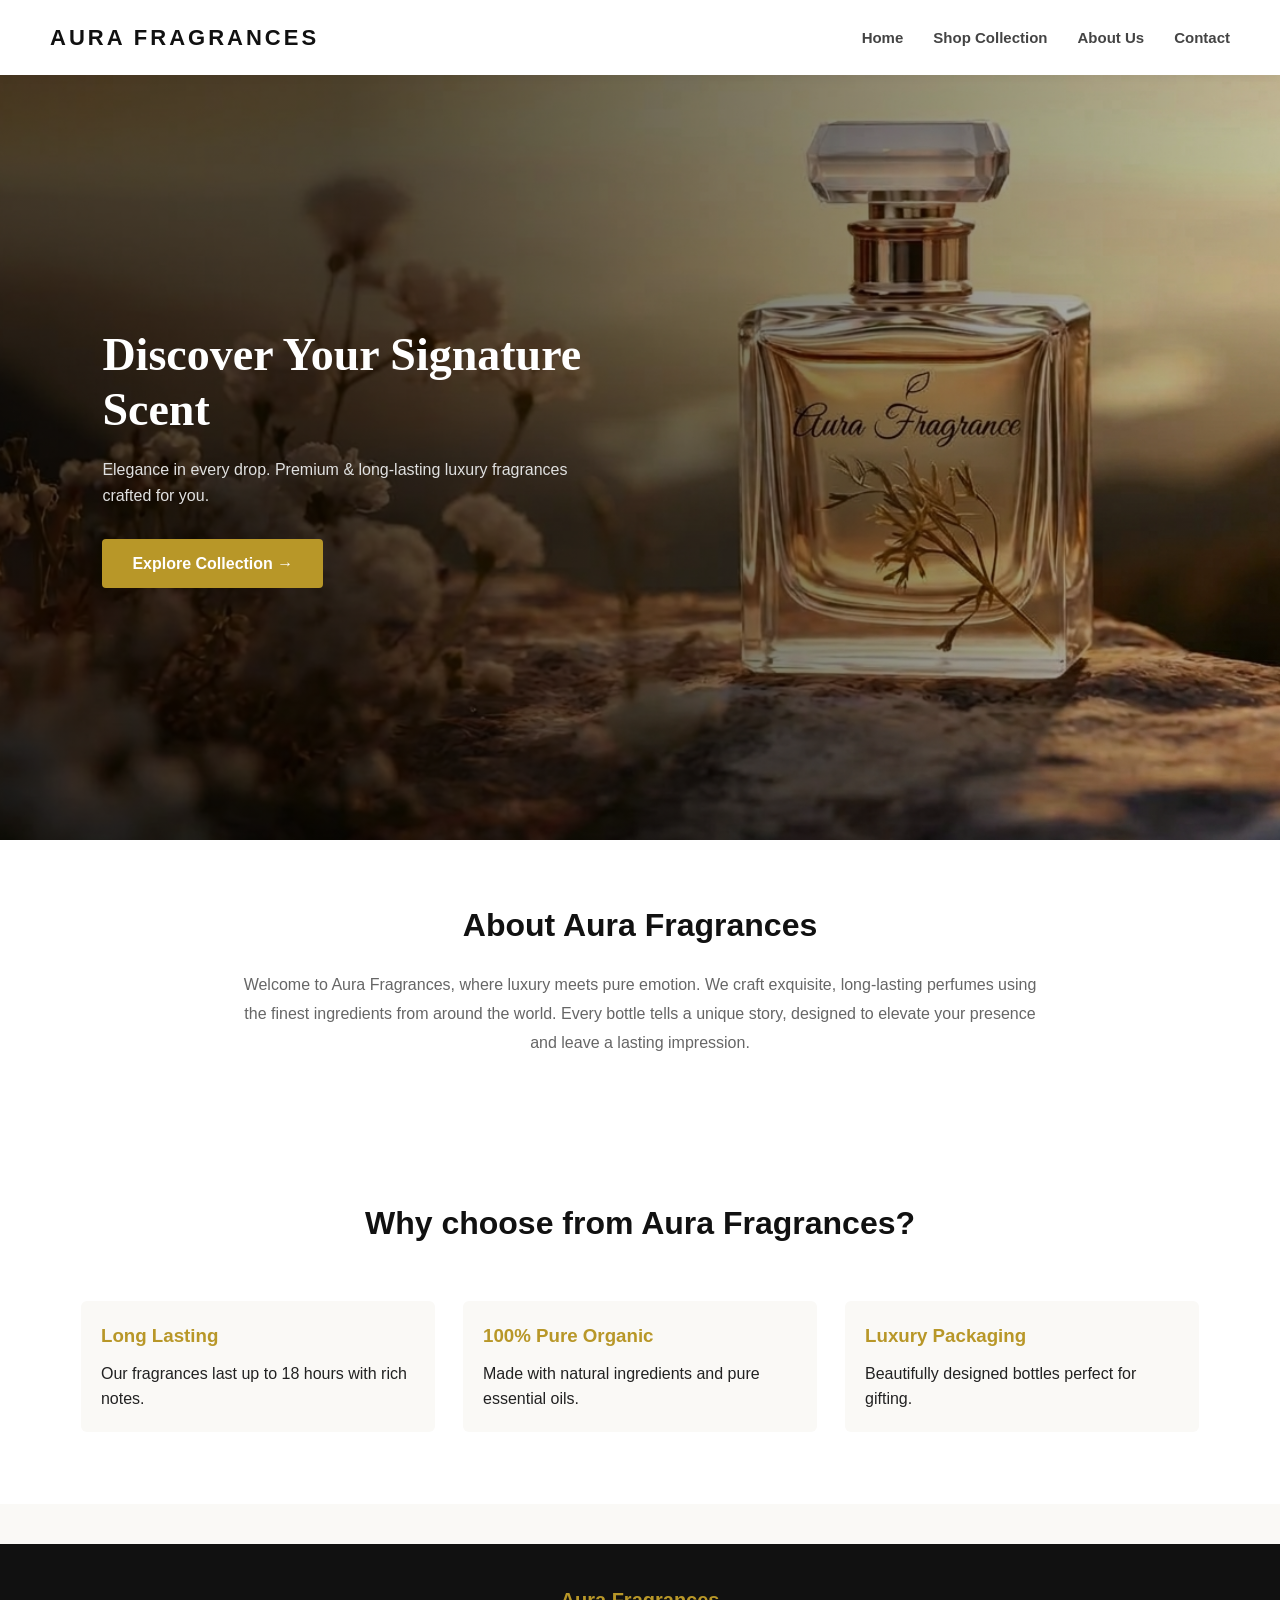
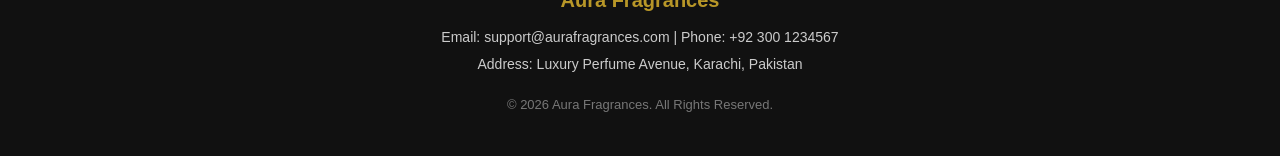
<file: index.html>
<!DOCTYPE html>
<html lang="en">
<head>
    <meta charset="UTF-8">
    <meta name="viewport" content="width=device-width, initial-scale=1.0">
    <title>Aura Fragrances | Home</title>
    <link rel="stylesheet" href="indexstyle.css">
</head>
<body>

    <!-- NAVBAR -->
    <header>
       <div class="logo">
    <a href="index.html" style="text-decoration: none; color: inherit;">AURA FRAGRANCES</a>
</div>
       <nav>
    <ul>
        <li><a href="index.html">Home</a></li>
        <li><a href="shop.html">Shop Collection</a></li>
        <li><a href="index.html#about">About Us</a></li>
        <li><a href="#footer">Contact</a></li>
    </ul>
</nav>
    </header>

    <!-- HERO BANNER -->
    <section class="hero">
        <div class="hero-content">
            <h1>Discover Your Signature Scent</h1>
            <p>Elegance in every drop. Premium & long-lasting luxury fragrances crafted for you.</p>
            <!-- Yeh button click karne par shop.html par le jayega -->
            <a href="shop.html" class="hero-btn">Explore Collection &rarr;</a>
        </div>
    </section>
    <!-- ABOUT US / WHY CHOOSE US SECTION -->
<section id="about" style="padding: 60px 20px; background: #fff; text-align: center;">
    <div style="max-width: 800px; margin: 0 auto;">
        <h2 style="font-size: 32px; color: #111; margin-bottom: 20px;">About Aura Fragrances</h2>
        <p style="color: #666; font-size: 16px; line-height: 1.8; margin-bottom: 20px;">
            Welcome to Aura Fragrances, where luxury meets pure emotion. We craft exquisite, long-lasting perfumes using the finest ingredients from around the world. Every bottle tells a unique story, designed to elevate your presence and leave a lasting impression.
        </p>
       </div>
    
</section>
    <!-- FEATURES SECTION -->
    <section class="features">
        <h2>Why choose from Aura Fragrances?</h2>
        <div class="feature-box">
            <h3>Long Lasting</h3>
            <p>Our fragrances last up to 18 hours with rich notes.</p>
        </div>
        <div class="feature-box">
            <h3>100% Pure Organic</h3>
            <p>Made with natural ingredients and pure essential oils.</p>
        </div>
        <div class="feature-box">
            <h3>Luxury Packaging</h3>
            <p>Beautifully designed bottles perfect for gifting.</p>
        </div>
    
    </section>

   <!-- FOOTER WITH CONTACT DETAILS -->
<footer id="footer" style="background: #111; color: #fff; padding: 40px 20px; text-align: center; margin-top: 40px;">
    <div style="max-width: 800px; margin: 0 auto; margin-bottom: 20px;">
        <h3 style="color: #b89728; margin-bottom: 10px; font-size: 20px;">Aura Fragrances</h3>
        <p style="font-size: 14px; color: #ccc; margin-bottom: 5px;">Email: support@aurafragrances.com | Phone: +92 300 1234567</p>
        <p style="font-size: 14px; color: #ccc;">Address: Luxury Perfume Avenue, Karachi, Pakistan</p>
    </div>
    <p style="font-size: 13px; color: #777;">&copy; 2026 Aura Fragrances. All Rights Reserved.</p>
</footer>
<!-- CART OVERLAY & DRAWER -->
<div id="cart-overlay" class="cart-overlay" onclick="toggleCart()"></div>

<div id="cart-drawer" class="cart-drawer">
    <!-- Header -->
    <div class="cart-header">
        <h3>Your Shopping Bag</h3>
        <button class="close-btn" onclick="toggleCart()">&times;</button>
    </div>

    <!-- VIEW 1: CART ITEMS LIST -->
    <div id="cart-view" class="cart-view">
        <div id="cart-items" class="cart-items-container">
            <!-- Items JS se dhyan se render honge -->
        </div>

        <div class="cart-footer">
            <div class="subtotal-row">
                <span>Subtotal:</span>
                <span id="cart-subtotal">Rs. 0</span>
            </div>
            <button class="checkout-btn" onclick="showCustomerForm()">Proceed to Checkout</button>
        </div>
    </div>

    <!-- VIEW 2: CUSTOMER INFORMATION FORM -->
    <div id="checkout-view" class="checkout-view" style="display: none;">
        <button class="back-to-cart-btn" onclick="showCartView()">&larr; Back to Cart</button>
        <h4>Shipping Details</h4>
        
        <form id="checkout-form" onsubmit="placeOrder(event)">
            <div class="form-group">
                <label>Full Name *</label>
                <input type="text" id="cust-name" required placeholder="e.g. Ali Khan">
            </div>
            <div class="form-group">
                <label>Phone Number *</label>
                <input type="tel" id="cust-phone" required placeholder="0300-1234567">
            </div>
            <div class="form-group">
                <label>City *</label>
                <input type="text" id="cust-city" required placeholder="e.g. Lahore / Karachi">
            </div>
            <div class="form-group">
                <label>Complete Shipping Address *</label>
                <textarea id="cust-address" required rows="3" placeholder="House #, Street, Area..."></textarea>
            </div>
            
            <div class="payment-method-box">
                <p><strong>Payment Method:</strong> Cash on Delivery (COD)</p>
            </div>

            <button type="submit" class="place-order-btn">Confirm & Place Order</button>
        </form>
    </div>
</div>
<div id="custom-toast">Your cart is empty. Please add items to checkout.</div>
<script src="indexscript.js"></script>
</body>
</html>
</file>
<file: indexstyle.css>
/* GENERAL STYLES & RESET */
* {
    margin: 0;
    padding: 0;
    box-sizing: border-box;
    font-family: 'Segoe UI', Tahoma, Geneva, Verdana, sans-serif;
}

body {
    background-color: #faf9f6; /* Soft Luxury Off-White */
    color: #222;
    line-height: 1.6;
}

/* NAVBAR STYLING */
header {
    display: flex;
    justify-content: space-between;
    align-items: center;
    padding: 20px 50px;
    background: #ffffff;
    box-shadow: 0 2px 10px rgba(0,0,0,0.05);
    position: sticky;
    top: 0;
    z-index: 100;
}

.logo {
    font-size: 22px;
    font-weight: bold;
    letter-spacing: 3px;
    color: #111;
}

nav ul {
    display: flex;
    list-style: none;
    gap: 30px;
}

nav ul li a {
    text-decoration: none;
    color: #444;
    font-weight: 600;
    font-size: 15px;
    transition: color 0.3s ease;
}

nav ul li a:hover, nav ul li a.active {
    color: #b89728; /* Gold accent */
}

/* CART BUTTON IN NAV */
.cart-btn {
    cursor: pointer;
    background-color: #111;
    color: #fff;
    padding: 8px 18px;
    border-radius: 20px;
    font-size: 14px;
    font-weight: 600;
    transition: background 0.3s ease;
}

.cart-btn:hover {
    background-color: #b89728;
}

/* HERO BANNER - SMOOTH HOVER ZOOM EFFECT */
.hero {
    height: 85vh;
    display: flex;
    align-items: center;
    justify-content: flex-start;
    padding: 0 8%;
    position: relative;
    overflow: hidden; /* Zoom hone par image bahar na nikle */
    color: white;
}

/* HERO BANNER - BACKGROUND IMAGE LAYER */
.hero::before {
    content: '';
    position: absolute;
    top: 0;
    left: 0;
    width: 100%;
    height: 100%;
    
    /* Dark gradient + Perfume image */
    background: linear-gradient(to right, rgba(0, 0, 0, 0.7) 30%, rgba(0, 0, 0, 0.2) 100%), 
                url('image_21405623.jpg') no-repeat center top / cover;
                
    /* Pehle se image thodi zoomed-in rahegi */
    transform: scale(1.15);
    
    /* Smooth transition */
    transition: transform 0.8s cubic-bezier(0.25, 1, 0.5, 1);
    z-index: 1;
}

/* HOVER PAR ZOOM-OUT EFFECT */
.hero:hover::before {
    /* Hover karne par image peeche ja kar actual size mein aayegi */
    transform: scale(1);
}
/* Text Container Over the Background */
.hero-content {
    max-width: 480px;
    text-align: left;
    position: relative;
    z-index: 2; /* Text hamesha image ke ooper clear rahega */
}

.hero-content h1 {
    font-size: 46px;
    font-family: serif;
    margin-bottom: 20px;
    line-height: 1.2;
    color: #ffffff;
}

.hero-content p {
    font-size: 16px;
    margin-bottom: 30px;
    color: #e0e0e0;
    line-height: 1.6;
}

.hero-btn {
    display: inline-block;
    background: #b89728;
    color: #ffffff;
    padding: 12px 30px;
    text-decoration: none;
    border-radius: 4px;
    font-weight: bold;
    transition: background 0.3s ease, transform 0.2s ease;
}

.hero-btn:hover {
    background: #ffffff;
    color: #111111;
    transform: translateY(-2px);
}
/* FEATURES SECTION ON HOME */
.features {
    padding: 60px 50px;
    text-align: center;
    background: #fff;
}

.features h2 {
    font-size: 32px;
    margin-bottom: 40px;
    color: #111;
}

.feature-box {
    display: inline-block;
    width: 30%;
    margin: 1%;
    padding: 20px;
    background: #faf9f6;
    border-radius: 6px;
    text-align: left;
}

.feature-box h3 {
    margin-bottom: 10px;
    color: #b89728;
}

/* SHOP HEADER */
.shop-header {
    text-align: center;
    padding: 40px 20px 20px 20px;
}

.shop-header h1 {
    font-size: 36px;
    color: #111;
    margin-bottom: 10px;
}

/* PRODUCTS GRID SECTION */
.products-section {
    padding: 40px 50px;
}

.products-grid {
    display: grid;
    grid-template-columns: repeat(auto-fit, minmax(260px, 1fr));
    gap: 30px;
}

.product-card {
    background: #fff;
    border: 1px solid #e5e5e5;
    padding: 20px;
    text-align: center;
    border-radius: 8px;
    transition: transform 0.3s ease, box-shadow 0.3s ease;
}

.product-card:hover {
    transform: translateY(-5px);
    box-shadow: 0 10px 20px rgba(0,0,0,0.08);
}

.product-card img {
    width: 100%;
    height: 220px;
    object-fit: cover;
    border-radius: 6px;
    margin-bottom: 15px;
}

.product-card h3 {
    font-size: 18px;
    margin-bottom: 8px;
    color: #222;
}

.product-card p {
    color: #666;
    font-size: 14px;
    margin-bottom: 12px;
}

.price {
    font-weight: bold;
    color: #b89728;
    font-size: 16px;
    margin-bottom: 15px;
}

/* ADD TO CART BUTTON */
.add-btn {
    background-color: #111;
    color: white;
    border: none;
    padding: 10px 20px;
    cursor: pointer;
    border-radius: 4px;
    font-weight: 600;
    transition: background 0.3s ease;
}

.add-btn:hover {
    background-color: #b89728;
}

/* CART SIDEBAR MODAL */
.cart-modal {
    display: none;
    position: fixed;
    top: 0;
    right: 0;
    width: 350px;
    height: 100%;
    background: #fff;
    box-shadow: -5px 0 15px rgba(0,0,0,0.1);
    z-index: 1000;
    padding: 25px;
    overflow-y: auto;
}

.cart-content h2 {
    margin-bottom: 20px;
    font-size: 22px;
}

.close-btn {
    font-size: 28px;
    cursor: pointer;
    float: right;
    font-weight: bold;
    color: #555;
}

.close-btn:hover {
    color: #000;
}

.cart-footer {
    margin-top: 30px;
    border-top: 1px solid #ddd;
    padding-top: 20px;
}

.checkout-btn {
    width: 100%;
    background-color: #28a745;
    color: white;
    border: none;
    padding: 12px;
    font-size: 16px;
    font-weight: bold;
    cursor: pointer;
    border-radius: 4px;
    margin-top: 15px;
    transition: background 0.3s ease;
}

.checkout-btn:hover {
    background-color: #218838;
}

/* FOOTER */
footer {
    text-align: center;
    padding: 20px;
    background: #111;
    color: #aaa;
    font-size: 14px;
    margin-top: 50px;
}
/* Header Badge */
.cart-icon-wrapper {
    position: relative;
    cursor: pointer;
    font-size: 20px;
}
.cart-badge {
    position: absolute;
    top: -8px;
    right: -10px;
    background-color: #b89728; /* Gold */
    color: #ffffff;
    font-size: 11px;
    font-weight: bold;
    width: 18px;
    height: 18px;
    border-radius: 50%;
    display: flex;
    align-items: center;
    justify-content: center;
}

/* Cart Overlay & Drawer */
.cart-overlay {
    position: fixed;
    top: 0; left: 0; width: 100%; height: 100%;
    background: rgba(0, 0, 0, 0.5);
    opacity: 0; visibility: hidden;
    transition: all 0.3s ease;
    z-index: 998;
}
.cart-overlay.open { opacity: 1; visibility: visible; }

.cart-drawer {
    position: fixed;
    top: 0; right: -420px;
    width: 380px; height: 100%;
    background: #ffffff;
    box-shadow: -4px 0 15px rgba(0,0,0,0.1);
    transition: right 0.3s ease;
    z-index: 999;
    padding: 20px;
    display: flex;
    flex-direction: column;
}
.cart-drawer.open { right: 0; }

.cart-header {
    display: flex; justify-content: space-between; align-items: center;
    border-bottom: 1px solid #eee; padding-bottom: 12px;
}
.close-btn { background: none; border: none; font-size: 24px; cursor: pointer; }

/* Cart Items Container */
.cart-items-container {
    flex-grow: 1; overflow-y: auto; padding: 15px 0;
}
.cart-item {
    display: flex; align-items: center; gap: 12px;
    margin-bottom: 15px; border-bottom: 1px solid #f9f9f9; padding-bottom: 10px;
}
.cart-item-img { width: 60px; height: 60px; object-fit: cover; border-radius: 6px; }
.cart-item-info { flex-grow: 1; }
.cart-item-title { font-size: 13px; font-weight: 600; margin-bottom: 4px; }
.cart-item-price { font-size: 12px; color: #b89728; font-weight: bold; }

.quantity-controls {
    display: flex; align-items: center; gap: 8px; margin-top: 6px;
}
.quantity-controls button {
    background: #f0f0f0; border: none; width: 22px; height: 22px;
    border-radius: 4px; cursor: pointer; font-weight: bold;
}
.delete-btn { background: none; border: none; font-size: 18px; color: #888; cursor: pointer; }

/* Subtotal & Checkout */
.cart-footer { border-top: 1px solid #eee; padding-top: 15px; }
.subtotal-row { display: flex; justify-content: space-between; font-weight: bold; font-size: 16px; margin-bottom: 12px; }
.checkout-btn, .place-order-btn {
    width: 100%; background: #b89728; color: #fff; border: none;
    padding: 12px; border-radius: 6px; font-weight: 600; cursor: pointer;
}

/* Checkout Form Styling */
.checkout-view h4 { margin-top: 15px; margin-bottom: 15px; }
.back-to-cart-btn { background: none; border: none; color: #b89728; cursor: pointer; font-weight: 600; }
.form-group { margin-bottom: 12px; text-align: left; }
.form-group label { display: block; font-size: 12px; font-weight: 600; margin-bottom: 4px; }
.form-group input, .form-group textarea {
    width: 100%; padding: 8px; border: 1px solid #ccc; border-radius: 4px; font-size: 13px;
}
.payment-method-box { background: #f9f9f9; padding: 10px; font-size: 12px; margin-bottom: 15px; border-left: 3px solid #b89728; }
/* Custom Professional Toast Notification */
#custom-toast {
    position: fixed;
    bottom: 30px;
    left: 50%;
    transform: translateX(-50%) translateY(100px);
    background-color: #111;
    color: #fff;
    padding: 12px 24px;
    border-radius: 6px;
    font-size: 14px;
    font-weight: 500;
    box-shadow: 0 5px 15px rgba(0,0,0,0.2);
    transition: transform 0.3s ease, opacity 0.3s ease;
    opacity: 0;
    z-index: 9999;
    border-left: 4px solid #b89728; /* Luxury Gold Accent */
}

#custom-toast.show {
    transform: translateX(-50%) translateY(0);
    opacity: 1;
}
@media (max-width: 768px) {
    /* Header ya navbar ko column wise set karein */
    header, .navbar {
        flex-direction: column !important;
        align-items: center !important;
        text-align: center;
        padding: 10px !important;
    }

    
    .nav-links, nav ul {
        display: flex;
        flex-wrap: wrap;
        justify-content: center;
        gap: 15px;
        margin-top: 10px;
        padding: 0;
    }
}
</file>
